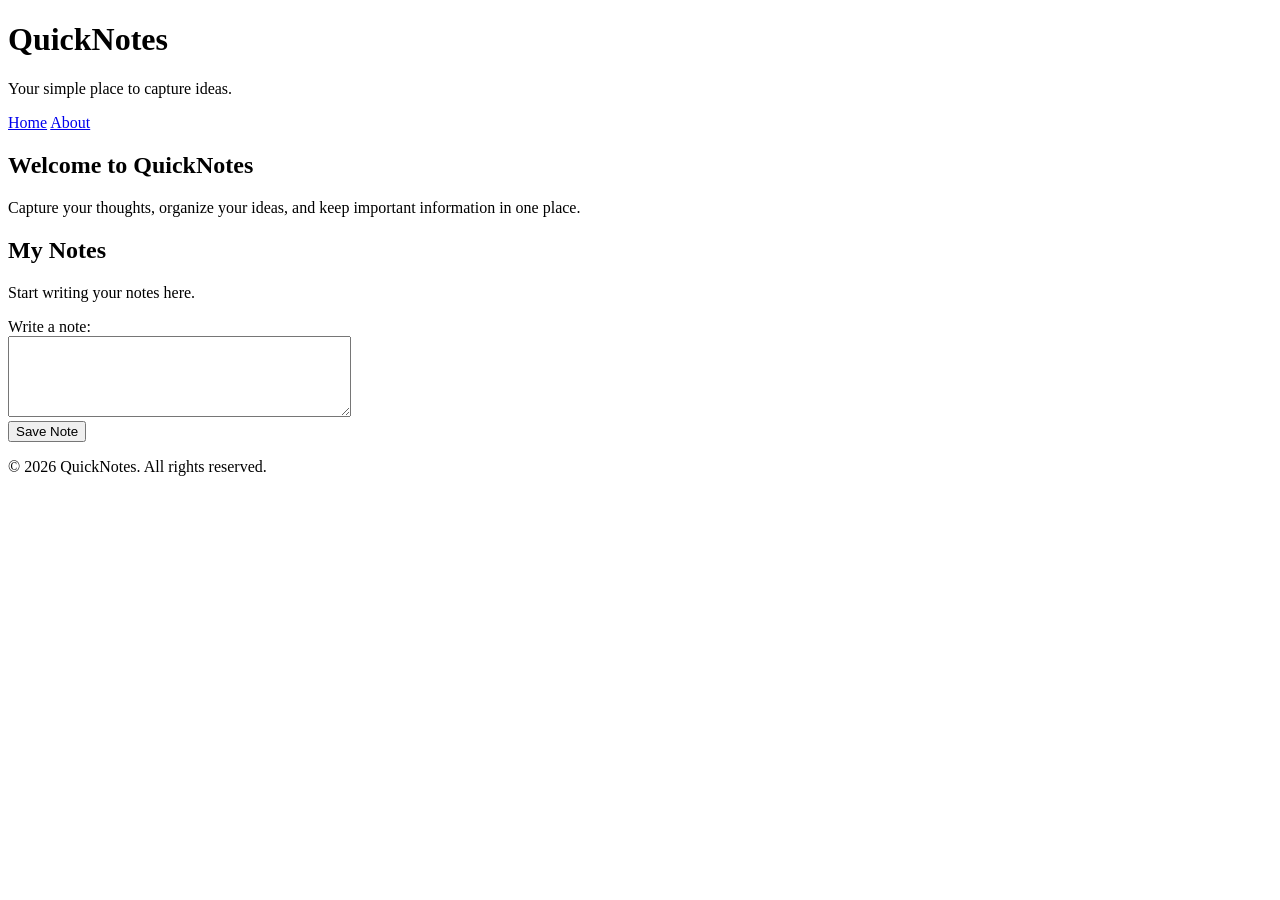
<file: day1/index.html>
<!DOCTYPE html>
<html lang="en">
<head>
    <meta charset="UTF-8">
    <meta name="viewport" content="width=device-width, initial-scale=1.0">
    <title>Home | QuickNotes</title>
</head>
<body>
    <header>
        <h1>QuickNotes</h1>
        <p>Your simple place to capture ideas.</p>

        <nav aria-label="Main navigation">
            <a href="index.html">Home</a>
            <a href="about.html">About</a>
        </nav>
    </header>

    <main>
        <h2>Welcome to QuickNotes</h2>
        <p>
            Capture your thoughts, organize your ideas,
            and keep important information in one place.
        </p>

        <section>
            <h2>My Notes</h2>
            <p>Start writing your notes here.</p>

            <form>
                <label for="note">Write a note:</label>
                <br>
                <textarea id="note" name="note"
                    rows="5" cols="40"></textarea>
                <br>
                <button type="submit">Save Note</button>
            </form>
        </section>
    </main>

    <footer>
        <p>&copy; 2026 QuickNotes. All rights reserved.</p>
    </footer>
</body>
</html>
</file>
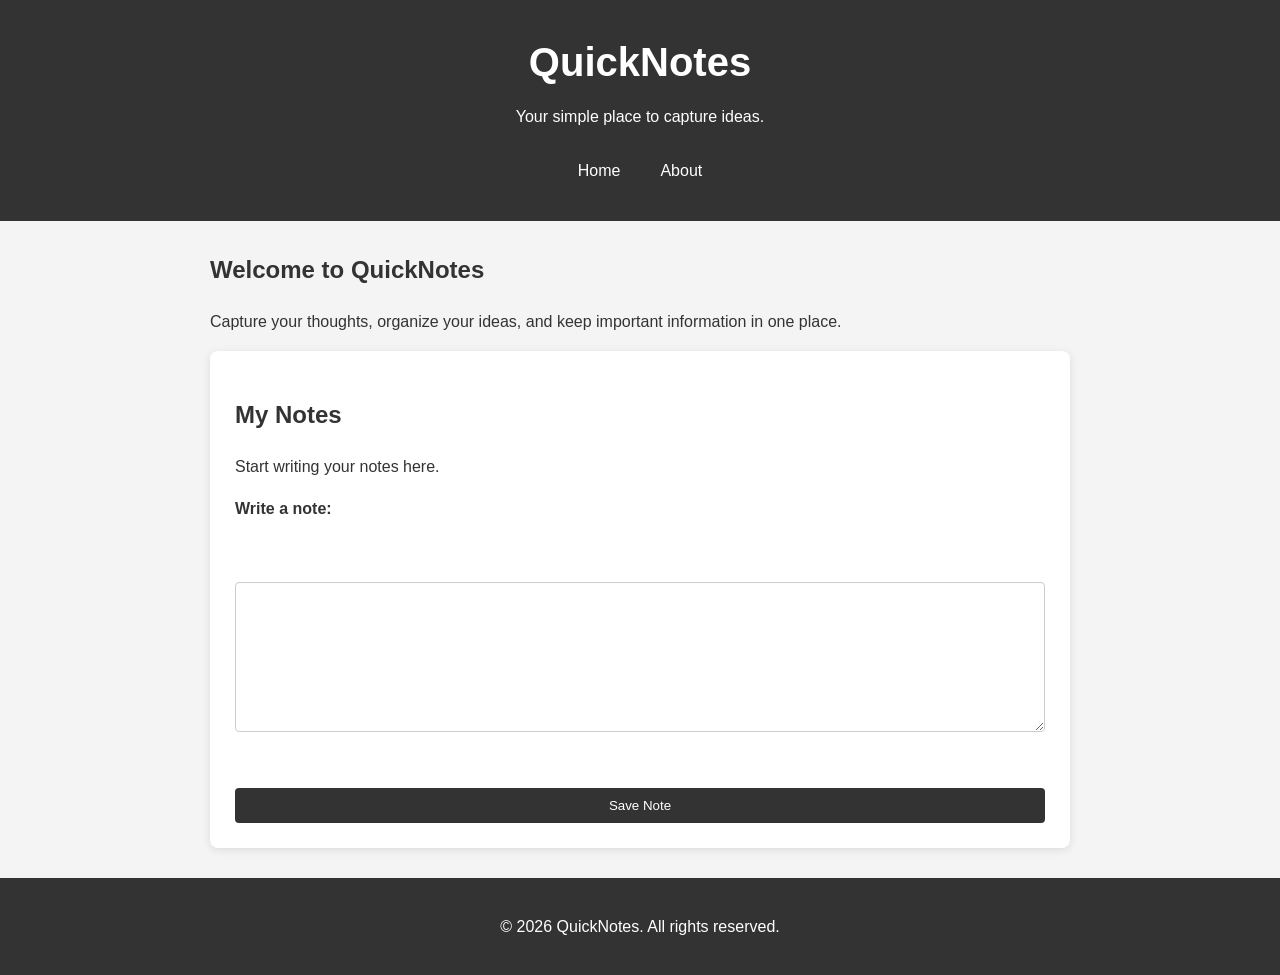
<file: day2/index.html>
<!DOCTYPE html>
<html lang="en">
<head>
    <meta charset="UTF-8">
    <meta name="viewport" content="width=device-width, initial-scale=1.0">
    <title>Home | QuickNotes</title>
    <link rel="stylesheet" href="style.css">
</head>
<body>
    <header>
        <h1>QuickNotes</h1>
        <p>Your simple place to capture ideas.</p>

        <nav aria-label="Main navigation">
            <a href="index.html">Home</a>
            <a href="about.html">About</a>
        </nav>
    </header>

    <main>
        <h2>Welcome to QuickNotes</h2>
        <p>
            Capture your thoughts, organize your ideas,
            and keep important information in one place.
        </p>

        <section>
            <h2>My Notes</h2>
            <p>Start writing your notes here.</p>

            <form>
                <label for="note">Write a note:</label>
                <br>
                <textarea id="note" name="note"
                    rows="5" cols="40"></textarea>
                <br>
                <button type="submit">Save Note</button>
            </form>
        </section>
    </main>
    <footer>
        <p>&copy; 2026 QuickNotes. All rights reserved.</p>
    </footer>
</body>
</html>
</file>
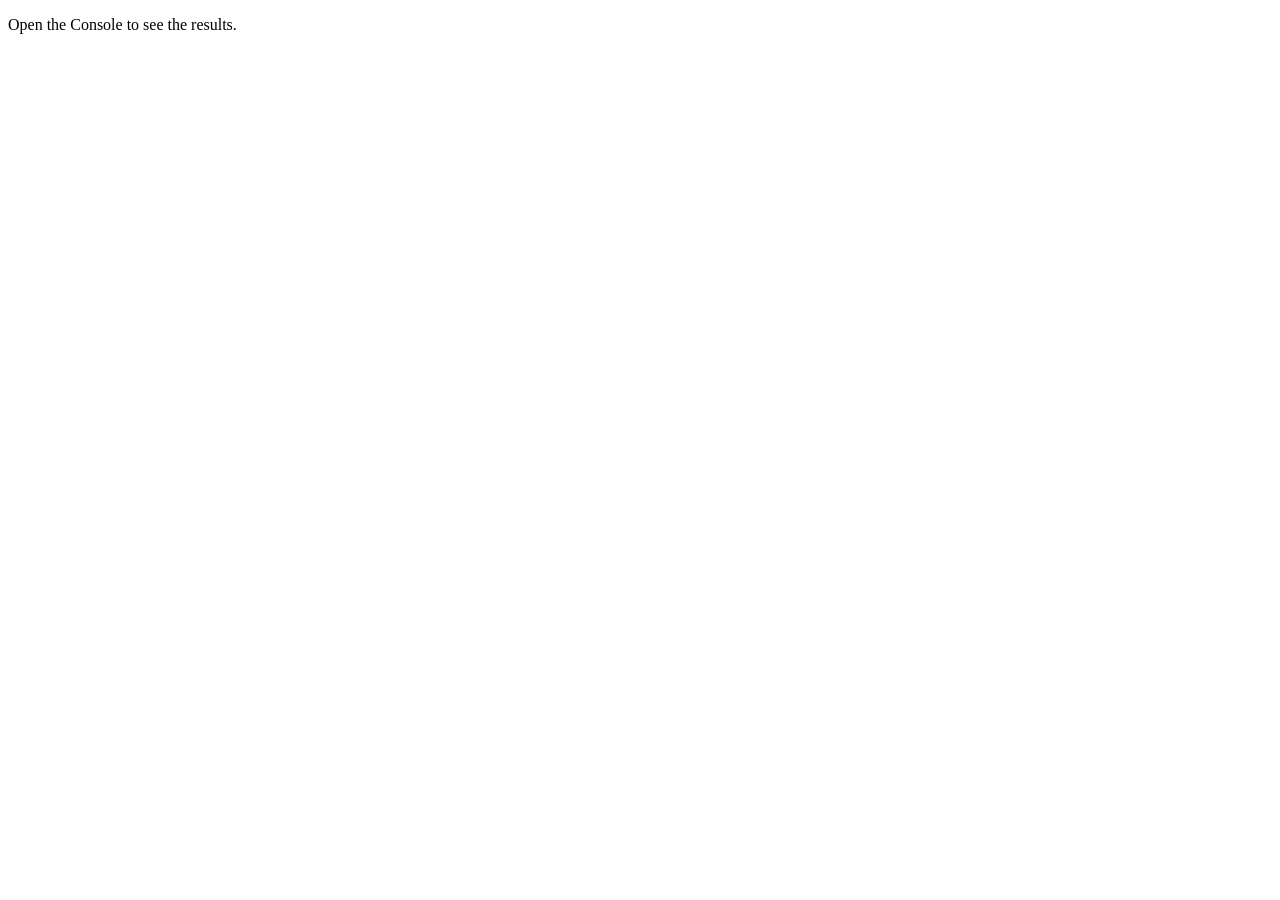
<file: day3/index.html>
<!DOCTYPE html>
<html lang="en">
<head>
    <meta charset="UTF-8">
    <meta name="viewport" content="width=device-width, initial-scale=1.0">
    <title>Notes Toolkit</title>
    <script src="script.js" defer></script>
</head>
<body>
    <p>Open the Console to see the results.</p>
</body>
</html>
</file>
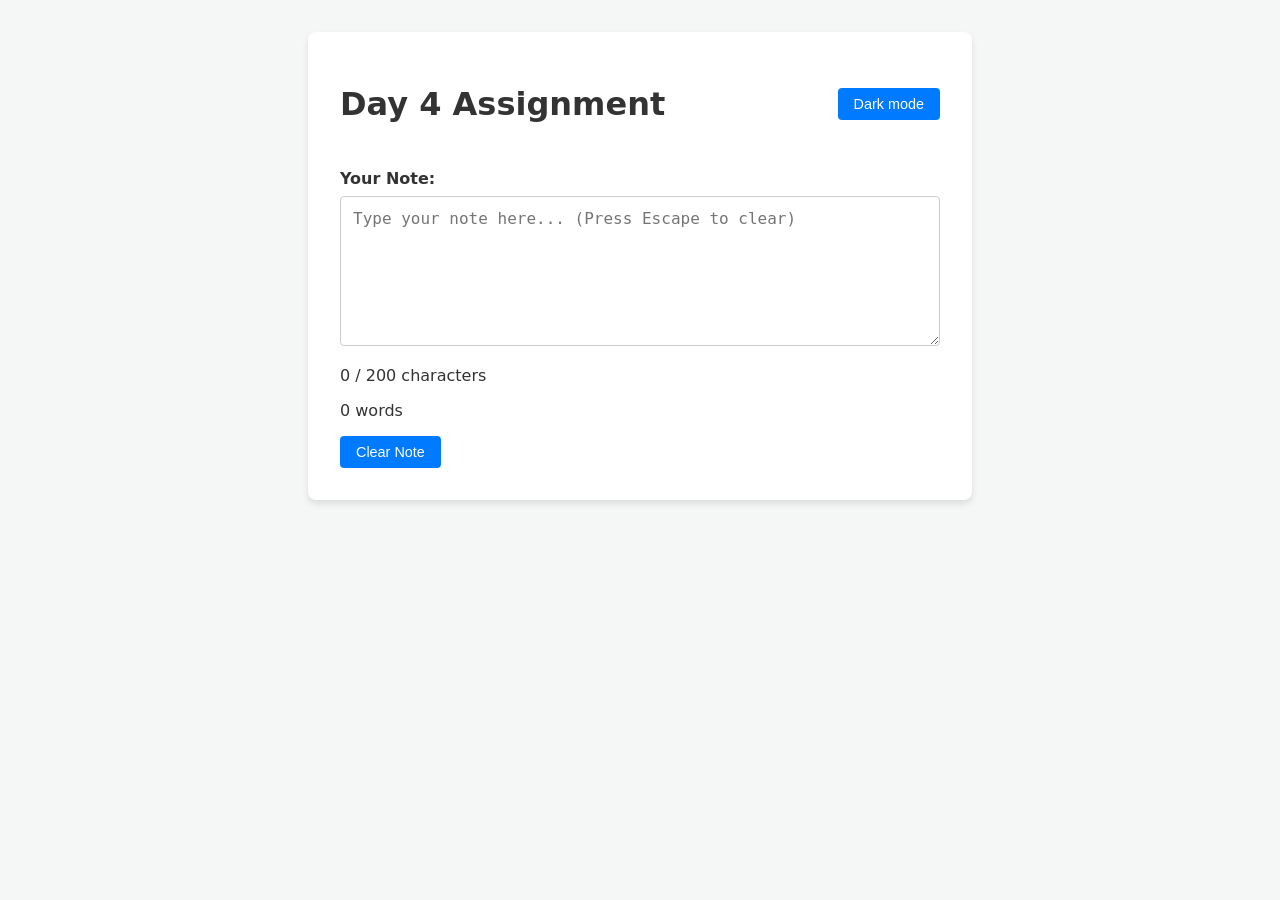
<file: day4/index.html>
<!DOCTYPE html>
<html lang="en">
<head>
    <meta charset="UTF-8">
    <meta name="viewport" content="width=device-width, initial-scale=1.0">
    <title>Day 4: Note Taker & Character Counter</title>
    <link rel="stylesheet" href="style.css">
    <script src="script.js" defer></script>
</head>
<body>
    <main class="container">
        <header>
            <h1>Day 4 Assignment</h1>
            <button id="theme-toggle">Dark mode</button>
        </header>

        <section class="editor-section">
            <label for="note-text">Your Note:</label>
            <textarea id="note-text" placeholder="Type your note here... (Press Escape to clear)"></textarea>
        </section>

        <section class="stats-section">
            <p id="char-count">0 / 200 characters</p>
            <p id="word-count">0 words</p>
        </section>

        <footer class="actions">
            <button id="clear-btn">Clear Note</button>
        </footer>
    </main>
</body>
</html>
</file>
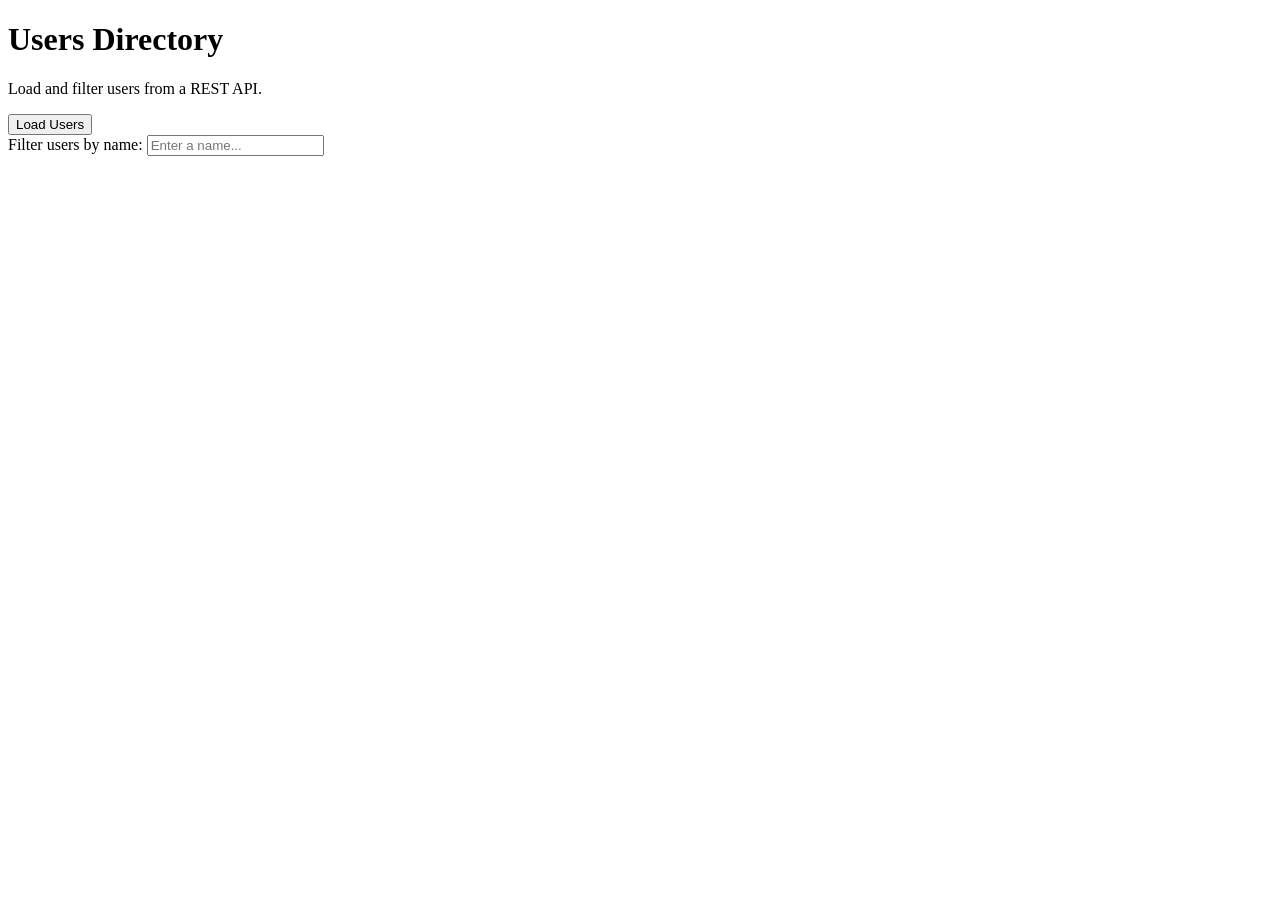
<file: day5/index.htm>
<!DOCTYPE html>
<html lang="en">
<head>
    <meta charset="UTF-8">
    <meta name="viewport" content="width=device-width, initial-scale=1.0">
    <title>Users API</title>
</head>
<body>

    <header>
        <h1>Users Directory</h1>
        <p>Load and filter users from a REST API.</p>
    </header>

    <main>
        <button id="load-users">Load Users</button>

        <div>
            <label for="filter-input">Filter users by name:</label>
            <input
                type="text"
                id="filter-input"
                placeholder="Enter a name..."
            >
        </div>

        <p id="status"></p>

        <ul id="users-list"></ul>
    </main>

    <script src="users.js" defer></script>
</body>
</html>
</file>
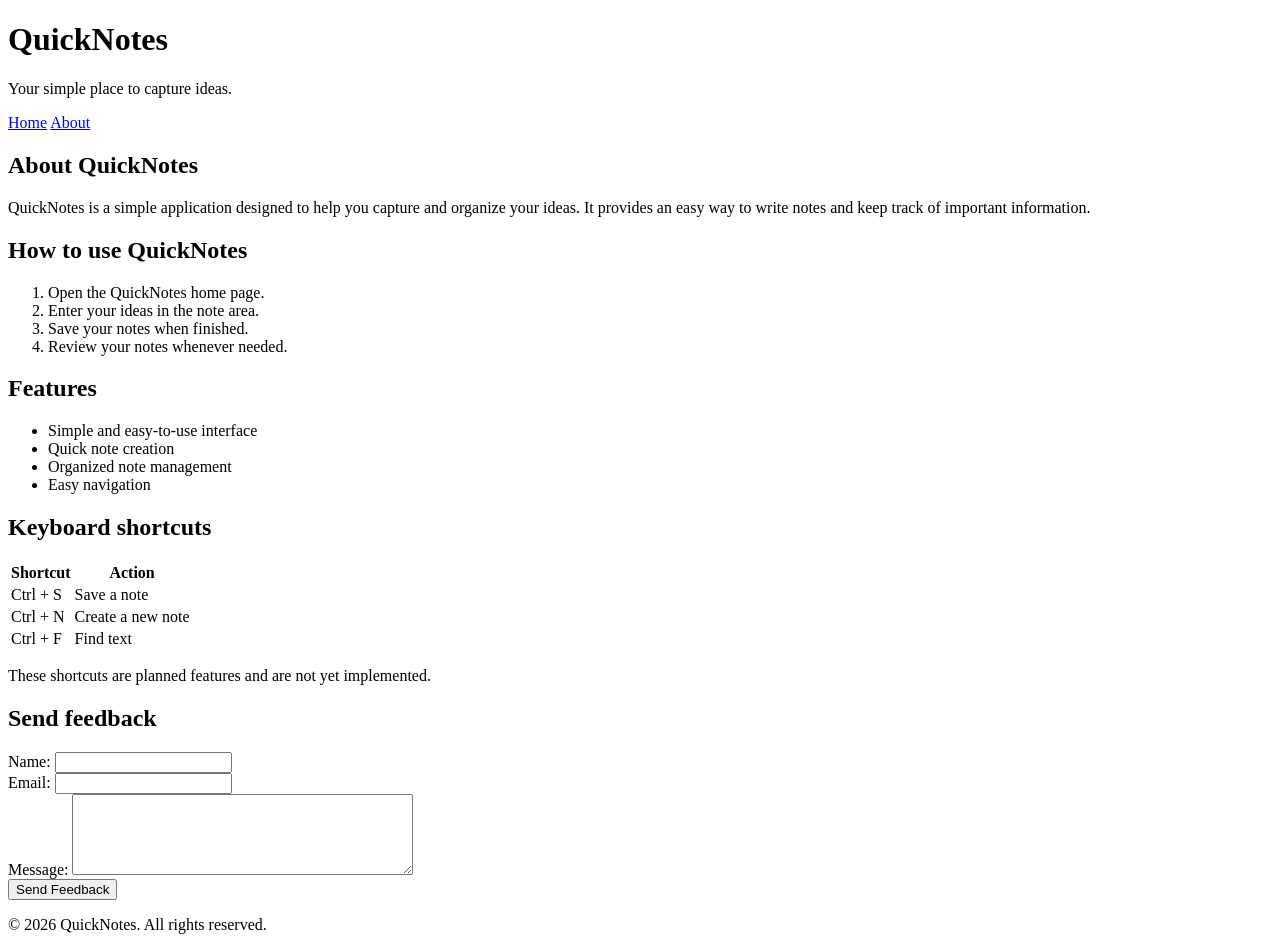
<file: day1/about.html>
<!DOCTYPE html>
<html lang="en">
<head>
    <meta charset="UTF-8">
    <meta name="viewport" content="width=device-width, initial-scale=1.0">
    <title>About | QuickNotes</title>
</head>
<body>
    <header>
        <h1>QuickNotes</h1>
        <p>Your simple place to capture ideas.</p>

        <nav aria-label="Main navigation">
            <a href="index.html">Home</a>
            <a href="about.html">About</a>
        </nav>
    </header>

    <main>
        <h2>About QuickNotes</h2>
        <p>
            QuickNotes is a simple application designed
            to help you capture and organize your ideas.
            It provides an easy way to write notes and
            keep track of important information.
        </p>

        <section>
            <h2>How to use QuickNotes</h2>
            <ol>
                <li>Open the QuickNotes home page.</li>
                <li>Enter your ideas in the note area.</li>
                <li>Save your notes when finished.</li>
                <li>Review your notes whenever needed.</li>
            </ol>
        </section>

        <section>
            <h2>Features</h2>
            <ul>
                <li>Simple and easy-to-use interface</li>
                <li>Quick note creation</li>
                <li>Organized note management</li>
                <li>Easy navigation</li>
            </ul>
        </section>

        <section>
            <h2>Keyboard shortcuts</h2>

            <table>
                <thead>
                    <tr>
                        <th scope="col">Shortcut</th>
                        <th scope="col">Action</th>
                    </tr>
                </thead>
                <tbody>
                    <tr>
                        <td>Ctrl + S</td>
                        <td>Save a note</td>
                    </tr>
                    <tr>
                        <td>Ctrl + N</td>
                        <td>Create a new note</td>
                    </tr>
                    <tr>
                        <td>Ctrl + F</td>
                        <td>Find text</td>
                    </tr>
                </tbody>
            </table>
            <p>
                These shortcuts are planned features
                and are not yet implemented.
            </p>
        </section>

        <section>
            <h2>Send feedback</h2>

            <form action="#" method="post">
                <div>
                    <label for="name">Name:</label>
                    <input
                        type="text"
                        id="name"
                        name="name"
                        required
                    >
                </div>

                <div>
                    <label for="email">Email:</label>
                    <input
                        type="email"
                        id="email"
                        name="email"
                        required
                    >
                </div>

                <div>
                    <label for="message">Message:</label>
                    <textarea
                        id="message"
                        name="message"
                        rows="5"
                        cols="40"
                        required
                    ></textarea>
                </div>

                <button type="submit">
                    Send Feedback
                </button>
            </form>
        </section>
    </main>

    <footer>
        <p>&copy; 2026 QuickNotes. All rights reserved.</p>
    </footer>
</body>
</html>
</file>
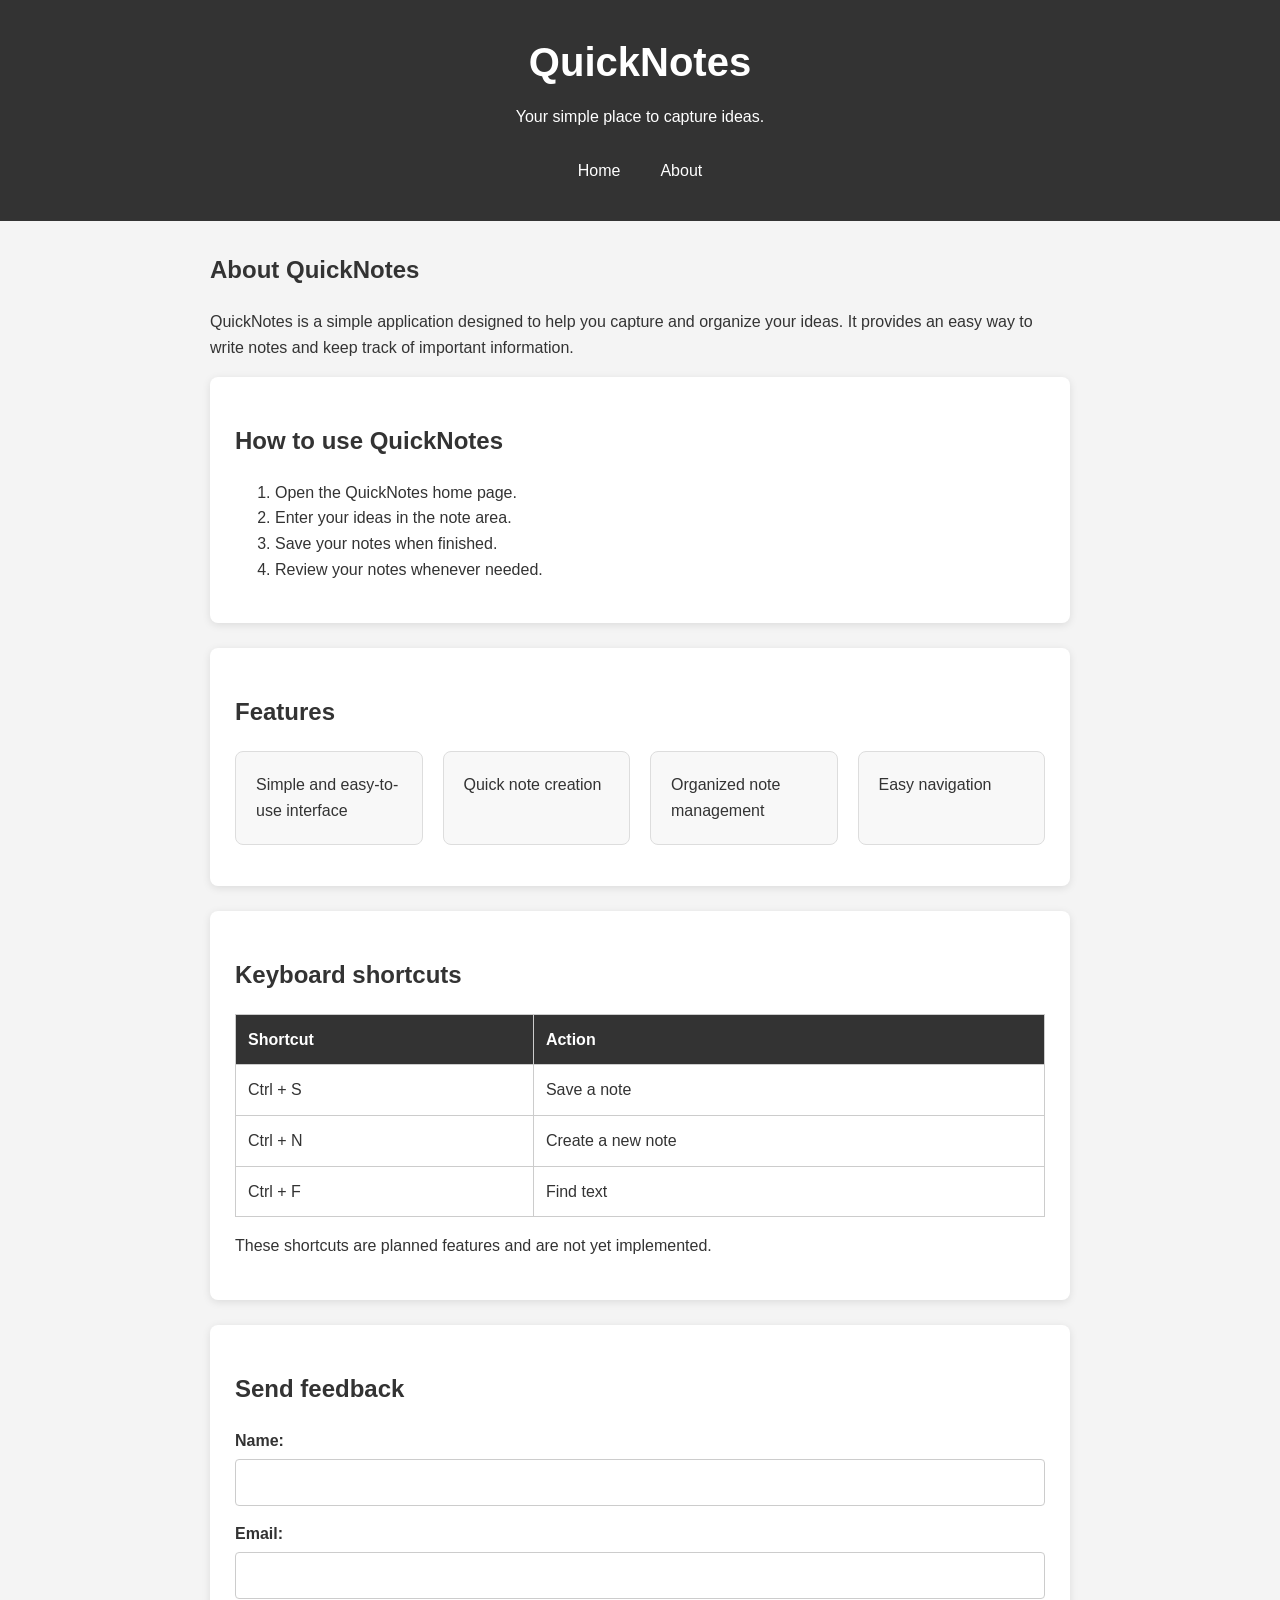
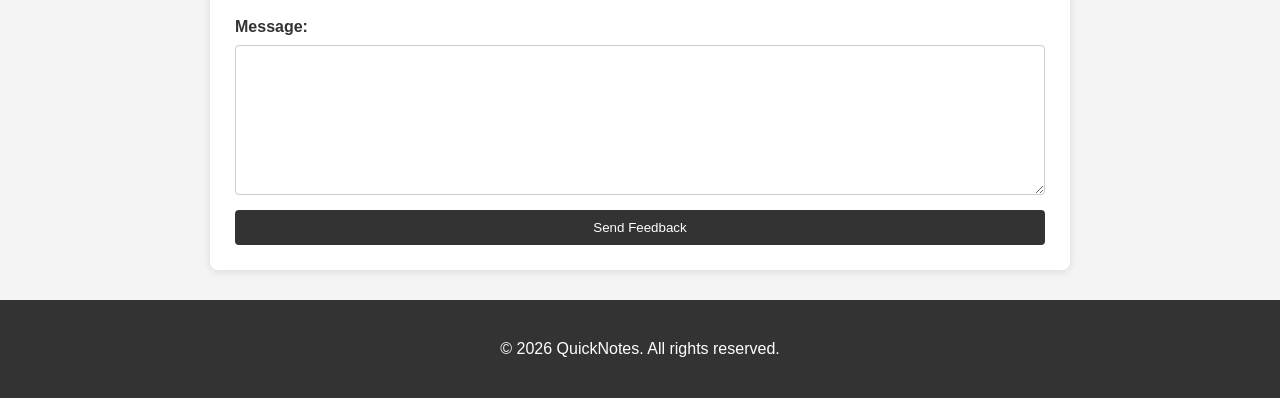
<file: day2/about.html>
<!DOCTYPE html>
<html lang="en">
<head>
    <meta charset="UTF-8">
    <meta name="viewport" content="width=device-width, initial-scale=1.0">
    <title>About | QuickNotes</title>
    <link rel="stylesheet" href="style.css">
</head>
<body>
    <header>
        <h1>QuickNotes</h1>
        <p>Your simple place to capture ideas.</p>

        <nav aria-label="Main navigation">
            <a href="index.html">Home</a>
            <a href="about.html">About</a>
        </nav>
    </header>

    <main>
        <h2>About QuickNotes</h2>
        <p>
            QuickNotes is a simple application designed
            to help you capture and organize your ideas.
            It provides an easy way to write notes and
            keep track of important information.
        </p>

        <section>
            <h2>How to use QuickNotes</h2>
            <ol>
                <li>Open the QuickNotes home page.</li>
                <li>Enter your ideas in the note area.</li>
                <li>Save your notes when finished.</li>
                <li>Review your notes whenever needed.</li>
            </ol>
        </section>

        <section>
            <h2>Features</h2>
            <ul class="features">
                <li>Simple and easy-to-use interface</li>
                <li>Quick note creation</li>
                <li>Organized note management</li>
                <li>Easy navigation</li>
            </ul>
        </section>

        <section>
            <h2>Keyboard shortcuts</h2>

            <table>
                <thead>
                    <tr>
                        <th scope="col">Shortcut</th>
                        <th scope="col">Action</th>
                    </tr>
                </thead>
                <tbody>
                    <tr>
                        <td>Ctrl + S</td>
                        <td>Save a note</td>
                    </tr>
                    <tr>
                        <td>Ctrl + N</td>
                        <td>Create a new note</td>
                    </tr>
                    <tr>
                        <td>Ctrl + F</td>
                        <td>Find text</td>
                    </tr>
                </tbody>
            </table>
            <p>
                These shortcuts are planned features
                and are not yet implemented.
            </p>
        </section>

        <section>
            <h2>Send feedback</h2>

            <form action="#" method="post">
                <div>
                    <label for="name">Name:</label>
                    <input
                        type="text"
                        id="name"
                        name="name"
                        required
                    >
                </div>

                <div>
                    <label for="email">Email:</label>
                    <input
                        type="email"
                        id="email"
                        name="email"
                        required
                    >
                </div>

                <div>
                    <label for="message">Message:</label>
                    <textarea
                        id="message"
                        name="message"
                        rows="5"
                        cols="40"
                        required
                    ></textarea>
                </div>

                <button type="submit">
                    Send Feedback
                </button>
            </form>
        </section>
    </main>

    <footer>
        <p>&copy; 2026 QuickNotes. All rights reserved.</p>
    </footer>
</body>
</html>
</file>
<file: day2/style.css>
* {
    box-sizing: border-box;
}



body {
    margin: 0;
    font-family: Arial, sans-serif;
    line-height: 1.6;
    background-color: #f4f4f4;
    color: #333;
}



header {
    background-color: #333;
    color: white;
    text-align: center;
    padding: 30px 20px;
}

header h1 {
    margin: 0;
    font-size: 2.5rem;
}

header p {
    margin: 10px 0 20px;
}



nav {
    display: flex;
    justify-content: center;
    align-items: center;
    gap: 16px;
}

nav a {
    color: white;
    text-decoration: none;
    padding: 8px 12px;
    border-radius: 4px;
    transition: background-color 0.3s ease;
}

nav a:hover {
    background-color: #555;
}



main {
    max-width: 900px;
    margin: 30px auto;
    padding: 0 20px;
}

section {
    background-color: white;
    padding: 25px;
    margin-bottom: 25px;
    border-radius: 8px;
    box-shadow: 0 2px 8px rgba(0, 0, 0, 0.1);
}



.features {
    display: grid;
    grid-template-columns: repeat(auto-fit, minmax(180px, 1fr));
    gap: 20px;
    padding: 0;
    list-style: none;
}

.features li {
    background-color: #f8f8f8;
    padding: 20px;
    border-radius: 8px;
    border: 1px solid #ddd;
}



table {
    width: 100%;
    border-collapse: collapse;
}

th,
td {
    border: 1px solid #ccc;
    padding: 12px;
    text-align: left;
}

th {
    background-color: #333;
    color: white;
}



form {
    display: flex;
    flex-direction: column;
    gap: 15px;
}

form div {
    display: flex;
    flex-direction: column;
}

label {
    margin-bottom: 5px;
    font-weight: bold;
}

input,
textarea {
    width: 100%;
    padding: 10px;
    border: 1px solid #ccc;
    border-radius: 4px;
    font: inherit;
}

textarea {
    resize: vertical;
}



button {
    padding: 10px 18px;
    border: none;
    border-radius: 4px;
    background-color: #333;
    color: white;
    cursor: pointer;
    transition: background-color 0.3s ease,
    transform 0.2s ease;
}

button:hover {
    background-color: #555;
    transform: translateY(-2px);
}




footer {
    background-color: #333;
    color: white;
    text-align: center;
    padding: 20px;
}




@media (max-width: 600px) {
    header {
        padding: 20px 10px;
    }

    header h1 {
        font-size: 2rem;
    }

    main {
        margin: 20px auto;
        padding: 0 10px;
    }

    section {
        padding: 18px;
    }

    nav {
        gap: 10px;
    }

    nav a {
        padding: 6px 8px;
    }

    th,
    td {
        padding: 8px;
    }
}
</file>
<file: day4/style.css>
:root {
    --bg-color: #f4f7f6;
    --card-bg: #ffffff;
    --text-color: #333333;
    --border-color: #cccccc;
    --btn-bg: #007bff;
    --btn-text: #ffffff;
    --warning-color: #ff9800; /* Orange text */
    --over-color: #dc3545;    /* Red text */
}

body.dark {
    --bg-color: #1e1e24;
    --card-bg: #2a2a35;
    --text-color: #f0f0f5;
    --border-color: #444455;
    --btn-bg: #3b82f6;
    --btn-text: #ffffff;
}

body {
    background-color: var(--bg-color);
    color: var(--text-color);
    font-family: system-ui, -apple-system, sans-serif;
    margin: 0;
    padding: 2rem;
    transition: background-color 0.3s, color 0.3s;
}

.container {
    max-width: 600px;
    margin: 0 auto;
    background-color: var(--card-bg);
    padding: 2rem;
    border-radius: 8px;
    box-shadow: 0 4px 6px rgba(0, 0, 0, 0.1);
}

header {
    display: flex;
    justify-content: space-between;
    align-items: center;
    margin-bottom: 1.5rem;
}

label {
    display: block;
    font-weight: bold;
    margin-bottom: 0.5rem;
}

textarea {
    width: 100%;
    height: 150px;
    box-sizing: border-box;
    padding: 0.75rem;
    border: 1px solid var(--border-color);
    border-radius: 4px;
    background-color: var(--card-bg);
    color: var(--text-color);
    font-size: 1rem;
    resize: vertical;
}

button {
    background-color: var(--btn-bg);
    color: var(--btn-text);
    border: none;
    padding: 0.5rem 1rem;
    border-radius: 4px;
    cursor: pointer;
    font-size: 0.9rem;
}

button:hover {
    opacity: 0.9;
}

.stats-section {
    margin-top: 1rem;
}


.warning {
    color: var(--warning-color);
}

.over {
    color: var(--over-color);
    font-weight: bold;
}
</file>
